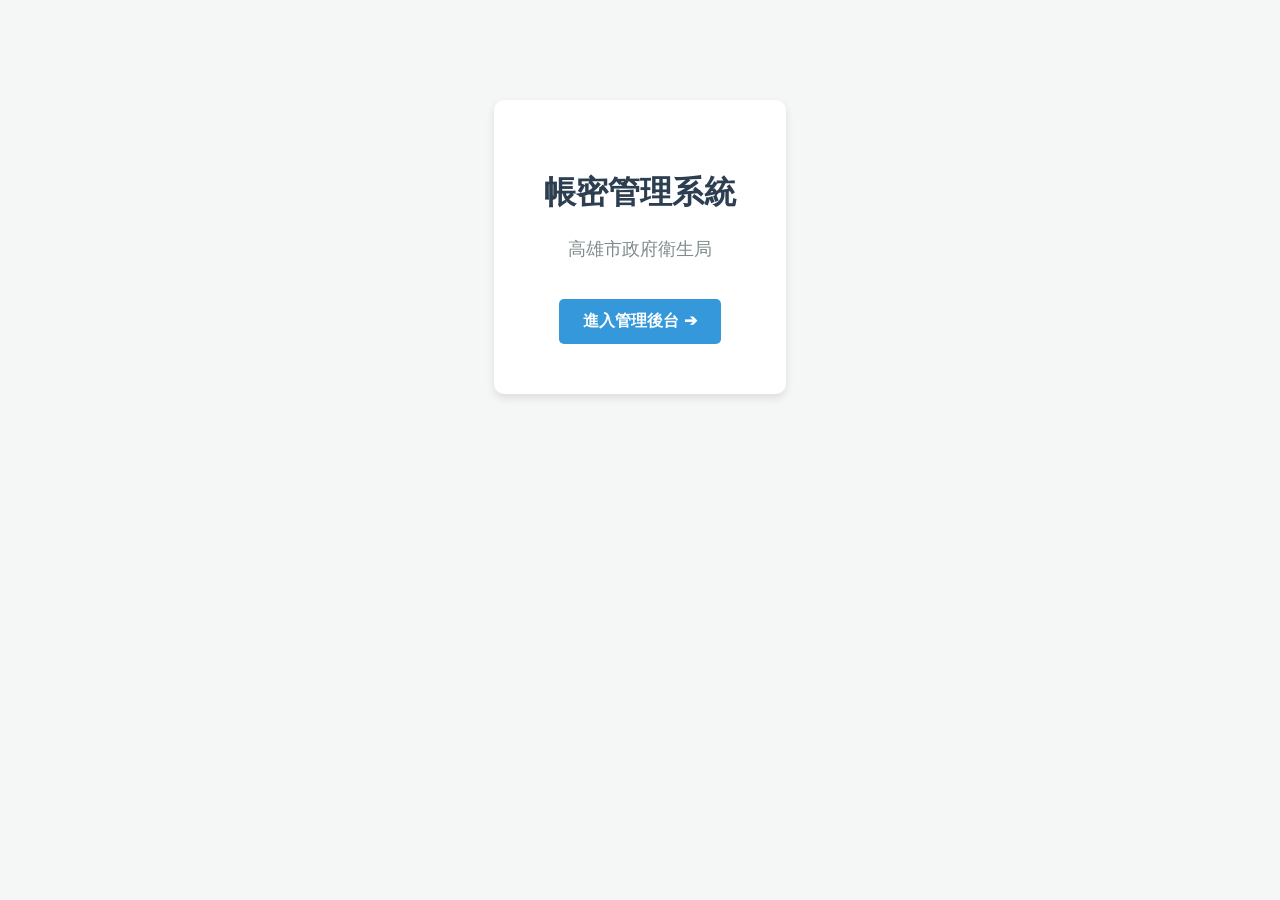
<file: core/templates/index.html>
<!DOCTYPE html>
<html lang="zh-Hant">
<head>
    <meta charset="UTF-8">
    <title>高雄市政府衛生局帳密管理系統</title>
    <style>
        body { 
            font-family: 'Segoe UI', Tahoma, Geneva, Verdana, sans-serif; 
            text-align: center; 
            margin-top: 100px; 
            background-color: #f4f7f6; 
        }
        .container {
            background-color: white;
            padding: 50px;
            border-radius: 10px;
            box-shadow: 0 4px 8px rgba(0,0,0,0.1);
            display: inline-block;
        }
        h1 { color: #2c3e50; }
        p { color: #7f8c8d; font-size: 18px; }
        .btn { 
            display: inline-block; 
            padding: 12px 24px; 
            background-color: #3498db; 
            color: white; 
            text-decoration: none; 
            border-radius: 5px; 
            margin-top: 20px;
            font-weight: bold;
            transition: 0.3s;
        }
        .btn:hover { background-color: #2980b9; }
    </style>
</head>
<body>
    <div class="container">
        <h1>帳密管理系統</h1>
        <p>高雄市政府衛生局</p>
        <a href="/admin" class="btn">進入管理後台 ➔</a>
    </div>
</body>
</html>
</file>
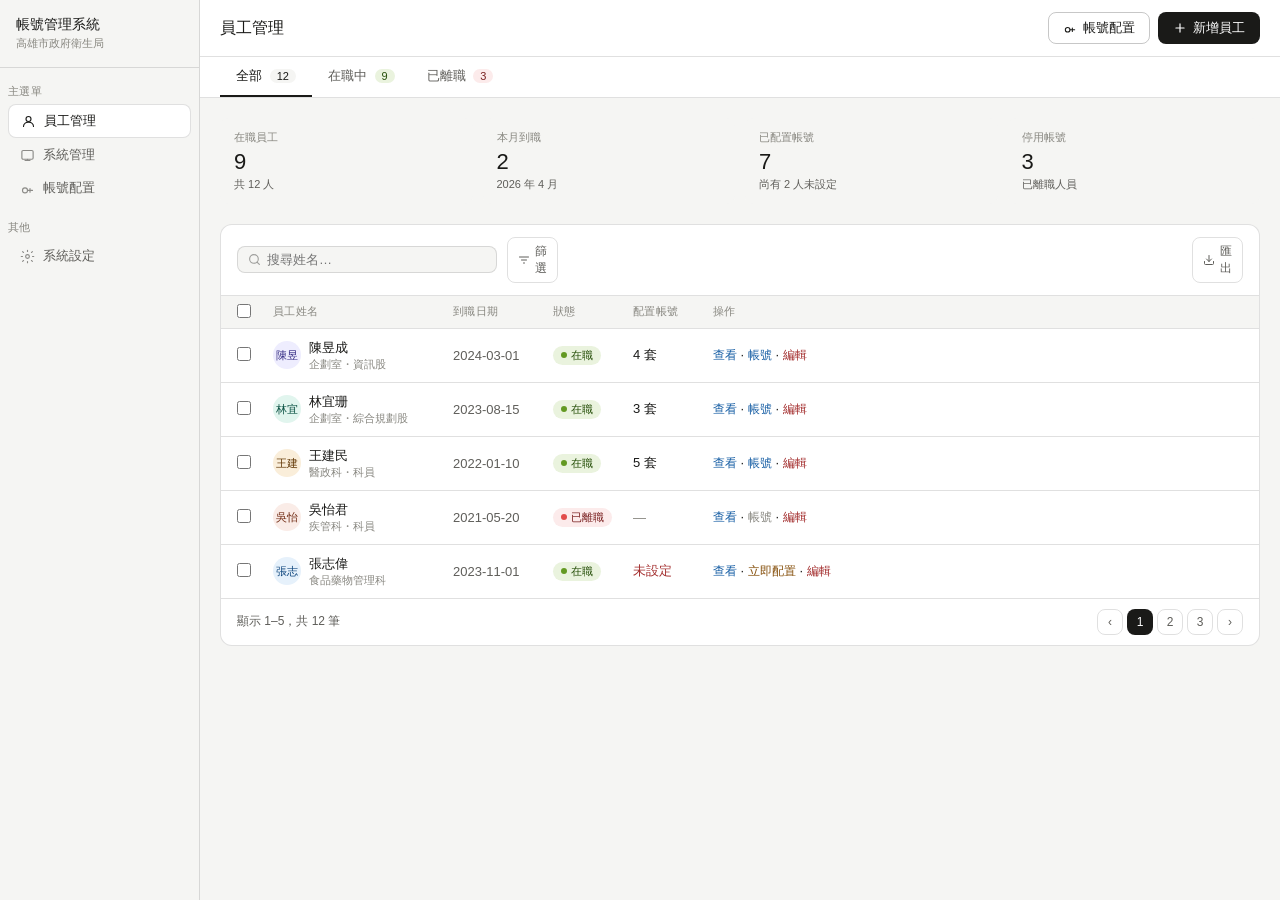
<file: account_management_system_mockup.html>
<!DOCTYPE html>
<html lang="zh-TW">
<head>
<meta charset="UTF-8">
<meta name="viewport" content="width=device-width, initial-scale=1.0">
<title>帳號管理系統 — 高雄市政府衛生局</title>
<style>
*{box-sizing:border-box;margin:0;padding:0}
body{font-family:-apple-system,BlinkMacSystemFont,"Segoe UI",sans-serif;font-size:14px;background:#f5f5f3;color:#1a1a18}
:root{
  --color-background-primary:#ffffff;
  --color-background-secondary:#f5f5f3;
  --color-text-primary:#1a1a18;
  --color-text-secondary:#5f5e5a;
  --color-text-tertiary:#888780;
  --color-text-info:#185fa5;
  --color-text-danger:#a32d2d;
  --color-text-warning:#854f0b;
  --color-border-tertiary:rgba(0,0,0,0.12);
  --color-border-secondary:rgba(0,0,0,0.22);
  --color-border-primary:rgba(0,0,0,0.35);
  --border-radius-md:8px;
  --border-radius-lg:12px;
  --font-mono:"SF Mono","Fira Code",monospace;
}
@media(prefers-color-scheme:dark){
  :root{
    --color-background-primary:#1e1e1c;
    --color-background-secondary:#2a2a28;
    --color-text-primary:#e8e6e0;
    --color-text-secondary:#a8a69e;
    --color-text-tertiary:#6e6c66;
    --color-text-info:#85b7eb;
    --color-text-danger:#f09595;
    --color-text-warning:#fac775;
    --color-border-tertiary:rgba(255,255,255,0.1);
    --color-border-secondary:rgba(255,255,255,0.2);
    --color-border-primary:rgba(255,255,255,0.32);
  }
  body{background:#141412;color:#e8e6e0}
}
.app{display:flex;min-height:100vh;font-family:inherit;font-size:14px}
.sidebar{width:200px;flex-shrink:0;background:var(--color-background-secondary);border-right:0.5px solid var(--color-border-tertiary);padding:16px 0}
.sidebar-logo{padding:0 16px 16px;border-bottom:0.5px solid var(--color-border-tertiary);margin-bottom:8px}
.logo-text{font-size:14px;font-weight:500;color:var(--color-text-primary)}
.logo-sub{font-size:11px;color:var(--color-text-tertiary);margin-top:2px}
.nav-section{padding:8px 8px 4px;font-size:11px;color:var(--color-text-tertiary);letter-spacing:.04em;font-weight:500}
.nav-item{display:flex;align-items:center;gap:8px;padding:7px 12px;border-radius:var(--border-radius-md);cursor:pointer;font-size:13px;color:var(--color-text-secondary);margin:1px 8px;transition:background .1s}
.nav-item:hover{background:var(--color-background-primary);color:var(--color-text-primary)}
.nav-item.active{background:var(--color-background-primary);color:var(--color-text-primary);font-weight:500;border:0.5px solid var(--color-border-tertiary)}
.nav-item svg{width:15px;height:15px;flex-shrink:0;opacity:.7}
.nav-item.active svg{opacity:1}
.main{flex:1;min-width:0;display:flex;flex-direction:column}
.topbar{display:flex;align-items:center;justify-content:space-between;padding:12px 20px;border-bottom:0.5px solid var(--color-border-tertiary);background:var(--color-background-primary)}
.topbar-title{font-size:16px;font-weight:500;color:var(--color-text-primary)}
.topbar-actions{display:flex;gap:8px;align-items:center}
.btn{display:inline-flex;align-items:center;gap:6px;padding:6px 14px;border-radius:var(--border-radius-md);font-size:13px;cursor:pointer;border:0.5px solid var(--color-border-secondary);background:transparent;color:var(--color-text-primary);font-family:inherit}
.btn:hover{background:var(--color-background-secondary)}
.btn-primary{background:var(--color-text-primary);color:var(--color-background-primary);border-color:transparent}
.btn-primary:hover{opacity:.85}
.btn svg{width:14px;height:14px}
.content{padding:20px;flex:1}
.stats-row{display:grid;grid-template-columns:repeat(4,minmax(0,1fr));gap:10px;margin-bottom:20px}
.stat-card{background:var(--color-background-secondary);border-radius:var(--border-radius-md);padding:12px 14px}
.stat-label{font-size:11px;color:var(--color-text-tertiary);margin-bottom:6px;font-weight:500}
.stat-value{font-size:22px;font-weight:500;color:var(--color-text-primary);line-height:1}
.stat-sub{font-size:11px;color:var(--color-text-secondary);margin-top:4px}
.table-card{background:var(--color-background-primary);border:0.5px solid var(--color-border-tertiary);border-radius:var(--border-radius-lg);overflow:hidden}
.table-toolbar{display:flex;align-items:center;gap:10px;padding:12px 16px;border-bottom:0.5px solid var(--color-border-tertiary)}
.search-box{display:flex;align-items:center;gap:6px;background:var(--color-background-secondary);border:0.5px solid var(--color-border-tertiary);border-radius:var(--border-radius-md);padding:5px 10px;flex:1;max-width:260px}
.search-box svg{width:13px;height:13px;opacity:.4;flex-shrink:0}
.search-box input{border:none;background:transparent;font-size:13px;color:var(--color-text-primary);outline:none;width:100%;font-family:inherit}
.filter-btn{display:flex;align-items:center;gap:5px;padding:5px 10px;border-radius:var(--border-radius-md);font-size:12px;cursor:pointer;border:0.5px solid var(--color-border-tertiary);background:transparent;color:var(--color-text-secondary);font-family:inherit}
table{width:100%;border-collapse:collapse;table-layout:fixed}
th{text-align:left;padding:8px 16px;font-size:11px;font-weight:500;color:var(--color-text-tertiary);border-bottom:0.5px solid var(--color-border-tertiary);letter-spacing:.04em;background:var(--color-background-secondary)}
td{padding:10px 16px;font-size:13px;color:var(--color-text-primary);border-bottom:0.5px solid var(--color-border-tertiary)}
tr:last-child td{border-bottom:none}
tr:hover td{background:var(--color-background-secondary)}
.badge{display:inline-flex;align-items:center;gap:4px;font-size:11px;font-weight:500;padding:2px 8px;border-radius:20px;white-space:nowrap}
.badge-green{background:#EAF3DE;color:#27500A}
.badge-red{background:#FCEBEB;color:#791F1F}
.badge-amber{background:#FAEEDA;color:#633806}
.badge-gray{background:#F1EFE8;color:#5F5E5A}
.badge-purple{background:#EEEDFE;color:#3C3489}
.badge-teal{background:#E1F5EE;color:#085041}
@media(prefers-color-scheme:dark){
  .badge-green{background:#27500A;color:#C0DD97}
  .badge-red{background:#791F1F;color:#F7C1C1}
  .badge-amber{background:#633806;color:#FAC775}
  .badge-gray{background:#444441;color:#D3D1C7}
  .badge-purple{background:#3C3489;color:#CECBF6}
  .badge-teal{background:#085041;color:#9FE1CB}
}
.dot{width:6px;height:6px;border-radius:50%;display:inline-block}
.dot-green{background:#639922}
.dot-red{background:#E24B4A}
.action-link{font-size:12px;color:var(--color-text-info);cursor:pointer;text-decoration:none}
.action-link:hover{text-decoration:underline}
.pagination{display:flex;align-items:center;justify-content:space-between;padding:10px 16px;font-size:12px;color:var(--color-text-secondary);border-top:0.5px solid var(--color-border-tertiary)}
.page-btns{display:flex;gap:4px}
.page-btn{width:26px;height:26px;display:flex;align-items:center;justify-content:center;border-radius:var(--border-radius-md);border:0.5px solid var(--color-border-tertiary);font-size:12px;cursor:pointer;background:transparent;color:var(--color-text-secondary);font-family:inherit}
.page-btn.active{background:var(--color-text-primary);color:var(--color-background-primary);border-color:transparent}
.avatar{width:28px;height:28px;border-radius:50%;display:inline-flex;align-items:center;justify-content:center;font-size:11px;font-weight:500;flex-shrink:0}
.av-purple{background:#EEEDFE;color:#3C3489}
.av-teal{background:#E1F5EE;color:#085041}
.av-amber{background:#FAEEDA;color:#633806}
.av-coral{background:#FAECE7;color:#712B13}
.av-blue{background:#E6F1FB;color:#0C447C}
@media(prefers-color-scheme:dark){
  .av-purple{background:#3C3489;color:#CECBF6}
  .av-teal{background:#085041;color:#9FE1CB}
  .av-amber{background:#633806;color:#FAC775}
  .av-coral{background:#712B13;color:#F5C4B3}
  .av-blue{background:#0C447C;color:#B5D4F4}
}
.name-cell{display:flex;align-items:center;gap:8px}
.tab-bar{display:flex;gap:0;border-bottom:0.5px solid var(--color-border-tertiary);padding:0 20px;background:var(--color-background-primary)}
.tab{padding:10px 16px;font-size:13px;cursor:pointer;color:var(--color-text-secondary);border-bottom:2px solid transparent;margin-bottom:-0.5px}
.tab.active{color:var(--color-text-primary);font-weight:500;border-bottom-color:var(--color-text-primary)}
.modal-overlay{position:fixed;inset:0;background:rgba(0,0,0,0.4);display:flex;align-items:center;justify-content:center;z-index:100}
.modal{background:var(--color-background-primary);border-radius:var(--border-radius-lg);border:0.5px solid var(--color-border-secondary);width:100%;max-width:440px;overflow:hidden}
.modal-header{display:flex;align-items:center;justify-content:space-between;padding:16px 20px;border-bottom:0.5px solid var(--color-border-tertiary)}
.modal-title{font-size:15px;font-weight:500;color:var(--color-text-primary)}
.modal-close{width:24px;height:24px;border-radius:var(--border-radius-md);display:flex;align-items:center;justify-content:center;cursor:pointer;background:transparent;border:none;color:var(--color-text-tertiary)}
.modal-body{padding:20px}
.form-group{margin-bottom:16px}
.form-label{font-size:12px;font-weight:500;color:var(--color-text-secondary);margin-bottom:6px;display:block}
.form-input{width:100%;padding:7px 10px;border:0.5px solid var(--color-border-secondary);border-radius:var(--border-radius-md);font-size:13px;background:var(--color-background-primary);color:var(--color-text-primary);font-family:inherit;outline:none}
.form-input:focus{border-color:var(--color-border-primary)}
.form-row{display:grid;grid-template-columns:1fr 1fr;gap:12px}
.form-select{width:100%;padding:7px 10px;border:0.5px solid var(--color-border-secondary);border-radius:var(--border-radius-md);font-size:13px;background:var(--color-background-primary);color:var(--color-text-primary);font-family:inherit;outline:none}
.modal-footer{padding:14px 20px;border-top:0.5px solid var(--color-border-tertiary);display:flex;justify-content:flex-end;gap:8px}
.page-view{display:none}
.page-view.active{display:block}
.detail-card{background:var(--color-background-primary);border:0.5px solid var(--color-border-tertiary);border-radius:var(--border-radius-lg);margin-bottom:12px;overflow:hidden}
</style>
</head>
<body>
<div class="app">
  <div class="sidebar">
    <div class="sidebar-logo">
      <div class="logo-text">帳號管理系統</div>
      <div class="logo-sub">高雄市政府衛生局</div>
    </div>
    <div class="nav-section">主選單</div>
    <div class="nav-item active" onclick="showPage('employees')">
      <svg viewBox="0 0 24 24" fill="none" stroke="currentColor" stroke-width="1.8" stroke-linecap="round"><circle cx="12" cy="8" r="4"/><path d="M4 20c0-4 3.6-7 8-7s8 3 8 7"/></svg>
      員工管理
    </div>
    <div class="nav-item" onclick="showPage('systems')">
      <svg viewBox="0 0 24 24" fill="none" stroke="currentColor" stroke-width="1.8" stroke-linecap="round"><rect x="3" y="4" width="18" height="14" rx="2"/><path d="M8 20h8M12 18v2"/></svg>
      系統管理
    </div>
    <div class="nav-item" onclick="showPage('accounts')">
      <svg viewBox="0 0 24 24" fill="none" stroke="currentColor" stroke-width="1.8" stroke-linecap="round"><circle cx="8" cy="15" r="4"/><path d="M12 15h8M16 12v6"/></svg>
      帳號配置
    </div>
    <div class="nav-section" style="margin-top:8px">其他</div>
    <div class="nav-item">
      <svg viewBox="0 0 24 24" fill="none" stroke="currentColor" stroke-width="1.8" stroke-linecap="round"><circle cx="12" cy="12" r="3"/><path d="M12 2v2M12 20v2M4.22 4.22l1.42 1.42M18.36 18.36l1.42 1.42M2 12h2M20 12h2M4.22 19.78l1.42-1.42M18.36 5.64l1.42-1.42"/></svg>
      系統設定
    </div>
  </div>

  <div class="main">
    <div id="page-employees" class="page-view active">
      <div class="topbar">
        <div class="topbar-title">員工管理</div>
        <div class="topbar-actions">
          <button class="btn" onclick="showPage('accounts')">
            <svg viewBox="0 0 24 24" fill="none" stroke="currentColor" stroke-width="1.8" stroke-linecap="round"><circle cx="8" cy="15" r="4"/><path d="M12 15h8M16 12v6"/></svg>
            帳號配置
          </button>
          <button class="btn btn-primary" onclick="showModal()">
            <svg viewBox="0 0 24 24" fill="none" stroke="currentColor" stroke-width="2" stroke-linecap="round"><path d="M12 5v14M5 12h14"/></svg>
            新增員工
          </button>
        </div>
      </div>
      <div class="tab-bar">
        <div class="tab active">全部 <span style="font-size:11px;margin-left:4px;background:var(--color-background-secondary);padding:1px 7px;border-radius:20px">12</span></div>
        <div class="tab">在職中 <span style="font-size:11px;margin-left:4px;background:#EAF3DE;color:#27500A;padding:1px 7px;border-radius:20px">9</span></div>
        <div class="tab">已離職 <span style="font-size:11px;margin-left:4px;background:#FCEBEB;color:#791F1F;padding:1px 7px;border-radius:20px">3</span></div>
      </div>
      <div class="content">
        <div class="stats-row">
          <div class="stat-card"><div class="stat-label">在職員工</div><div class="stat-value">9</div><div class="stat-sub">共 12 人</div></div>
          <div class="stat-card"><div class="stat-label">本月到職</div><div class="stat-value">2</div><div class="stat-sub">2026 年 4 月</div></div>
          <div class="stat-card"><div class="stat-label">已配置帳號</div><div class="stat-value">7</div><div class="stat-sub">尚有 2 人未設定</div></div>
          <div class="stat-card"><div class="stat-label">停用帳號</div><div class="stat-value">3</div><div class="stat-sub">已離職人員</div></div>
        </div>
        <div class="table-card">
          <div class="table-toolbar">
            <div class="search-box">
              <svg viewBox="0 0 24 24" fill="none" stroke="currentColor" stroke-width="2" stroke-linecap="round"><circle cx="11" cy="11" r="8"/><path d="m21 21-4.35-4.35"/></svg>
              <input placeholder="搜尋姓名…">
            </div>
            <button class="filter-btn">
              <svg viewBox="0 0 24 24" fill="none" stroke="currentColor" stroke-width="2" stroke-linecap="round"><path d="M3 6h18M7 12h10M11 18h2"/></svg>
              篩選
            </button>
            <button class="filter-btn" style="margin-left:auto">
              <svg viewBox="0 0 24 24" fill="none" stroke="currentColor" stroke-width="2" stroke-linecap="round"><path d="M21 15v4a2 2 0 0 1-2 2H5a2 2 0 0 1-2-2v-4M7 10l5 5 5-5M12 15V3"/></svg>
              匯出
            </button>
          </div>
          <table>
            <thead>
              <tr>
                <th style="width:36px"><input type="checkbox" style="width:14px;height:14px"></th>
                <th style="width:180px">員工姓名</th>
                <th style="width:100px">到職日期</th>
                <th style="width:80px">狀態</th>
                <th style="width:80px">配置帳號</th>
                <th>操作</th>
              </tr>
            </thead>
            <tbody>
              <tr>
                <td><input type="checkbox" style="width:14px;height:14px"></td>
                <td><div class="name-cell"><div class="avatar av-purple">陳昱</div><div><div style="font-weight:500">陳昱成</div><div style="font-size:11px;color:var(--color-text-tertiary)">企劃室・資訊股</div></div></div></td>
                <td style="color:var(--color-text-secondary)">2024-03-01</td>
                <td><span class="badge badge-green"><span class="dot dot-green"></span>在職</span></td>
                <td><span style="font-size:13px;font-weight:500">4 套</span></td>
                <td><a class="action-link" onclick="showPage('detail')">查看</a> · <a class="action-link">帳號</a> · <a class="action-link" style="color:var(--color-text-danger)">編輯</a></td>
              </tr>
              <tr>
                <td><input type="checkbox" style="width:14px;height:14px"></td>
                <td><div class="name-cell"><div class="avatar av-teal">林宜</div><div><div style="font-weight:500">林宜珊</div><div style="font-size:11px;color:var(--color-text-tertiary)">企劃室・綜合規劃股</div></div></div></td>
                <td style="color:var(--color-text-secondary)">2023-08-15</td>
                <td><span class="badge badge-green"><span class="dot dot-green"></span>在職</span></td>
                <td><span style="font-size:13px;font-weight:500">3 套</span></td>
                <td><a class="action-link" onclick="showPage('detail')">查看</a> · <a class="action-link">帳號</a> · <a class="action-link" style="color:var(--color-text-danger)">編輯</a></td>
              </tr>
              <tr>
                <td><input type="checkbox" style="width:14px;height:14px"></td>
                <td><div class="name-cell"><div class="avatar av-amber">王建</div><div><div style="font-weight:500">王建民</div><div style="font-size:11px;color:var(--color-text-tertiary)">醫政科・科員</div></div></div></td>
                <td style="color:var(--color-text-secondary)">2022-01-10</td>
                <td><span class="badge badge-green"><span class="dot dot-green"></span>在職</span></td>
                <td><span style="font-size:13px;font-weight:500">5 套</span></td>
                <td><a class="action-link" onclick="showPage('detail')">查看</a> · <a class="action-link">帳號</a> · <a class="action-link" style="color:var(--color-text-danger)">編輯</a></td>
              </tr>
              <tr>
                <td><input type="checkbox" style="width:14px;height:14px"></td>
                <td><div class="name-cell"><div class="avatar av-coral">吳怡</div><div><div style="font-weight:500">吳怡君</div><div style="font-size:11px;color:var(--color-text-tertiary)">疾管科・科員</div></div></div></td>
                <td style="color:var(--color-text-secondary)">2021-05-20</td>
                <td><span class="badge badge-red"><span class="dot dot-red"></span>已離職</span></td>
                <td><span style="font-size:13px;color:var(--color-text-tertiary)">—</span></td>
                <td><a class="action-link" onclick="showPage('detail')">查看</a> · <a class="action-link" style="color:var(--color-text-tertiary)">帳號</a> · <a class="action-link" style="color:var(--color-text-danger)">編輯</a></td>
              </tr>
              <tr>
                <td><input type="checkbox" style="width:14px;height:14px"></td>
                <td><div class="name-cell"><div class="avatar av-blue">張志</div><div><div style="font-weight:500">張志偉</div><div style="font-size:11px;color:var(--color-text-tertiary)">食品藥物管理科</div></div></div></td>
                <td style="color:var(--color-text-secondary)">2023-11-01</td>
                <td><span class="badge badge-green"><span class="dot dot-green"></span>在職</span></td>
                <td><span style="font-size:13px;color:var(--color-text-danger);font-weight:500">未設定</span></td>
                <td><a class="action-link" onclick="showPage('detail')">查看</a> · <a class="action-link" style="color:var(--color-text-warning);font-weight:500">立即配置</a> · <a class="action-link" style="color:var(--color-text-danger)">編輯</a></td>
              </tr>
            </tbody>
          </table>
          <div class="pagination">
            <span>顯示 1–5，共 12 筆</span>
            <div class="page-btns">
              <button class="page-btn">‹</button>
              <button class="page-btn active">1</button>
              <button class="page-btn">2</button>
              <button class="page-btn">3</button>
              <button class="page-btn">›</button>
            </div>
          </div>
        </div>
      </div>
    </div>

    <div id="page-systems" class="page-view">
      <div class="topbar">
        <div class="topbar-title">系統管理</div>
        <div class="topbar-actions">
          <button class="btn btn-primary">
            <svg viewBox="0 0 24 24" fill="none" stroke="currentColor" stroke-width="2" stroke-linecap="round" style="width:14px;height:14px"><path d="M12 5v14M5 12h14"/></svg>
            新增系統
          </button>
        </div>
      </div>
      <div class="content">
        <div class="stats-row">
          <div class="stat-card"><div class="stat-label">系統總數</div><div class="stat-value">6</div><div class="stat-sub">已建檔系統</div></div>
          <div class="stat-card"><div class="stat-label">已配置帳號總數</div><div class="stat-value">28</div><div class="stat-sub">跨所有系統</div></div>
          <div class="stat-card"><div class="stat-label">已停用帳號</div><div class="stat-value">5</div><div class="stat-sub">已離職人員</div></div>
          <div class="stat-card"><div class="stat-label">平均每人帳號</div><div class="stat-value">3.1</div><div class="stat-sub">套系統</div></div>
        </div>
        <div class="table-card">
          <div class="table-toolbar">
            <div class="search-box">
              <svg viewBox="0 0 24 24" fill="none" stroke="currentColor" stroke-width="2" stroke-linecap="round"><circle cx="11" cy="11" r="8"/><path d="m21 21-4.35-4.35"/></svg>
              <input placeholder="搜尋系統名稱…">
            </div>
          </div>
          <table>
            <thead><tr>
              <th style="width:180px">系統名稱</th>
              <th>網址</th>
              <th style="width:90px">已配置人數</th>
              <th style="width:90px">停用數</th>
              <th style="width:80px">操作</th>
            </tr></thead>
            <tbody>
              <tr><td><div style="font-weight:500">公文系統</div><div style="font-size:11px;color:var(--color-text-tertiary)">第二代整合系統</div></td><td style="color:var(--color-text-info);font-size:12px">doc.kcg.gov.tw</td><td>9 人</td><td><span class="badge badge-red">2</span></td><td><a class="action-link">管理</a></td></tr>
              <tr><td><div style="font-weight:500">差勤系統</div><div style="font-size:11px;color:var(--color-text-tertiary)">HR 出勤管理</div></td><td style="color:var(--color-text-info);font-size:12px">hr.kcg.gov.tw</td><td>9 人</td><td><span class="badge badge-red">1</span></td><td><a class="action-link">管理</a></td></tr>
              <tr><td><div style="font-weight:500">人事資訊系統</div><div style="font-size:11px;color:var(--color-text-tertiary)">EIPA</div></td><td style="color:var(--color-text-tertiary);font-size:12px">（內部）</td><td>6 人</td><td><span class="badge badge-gray">0</span></td><td><a class="action-link">管理</a></td></tr>
              <tr><td><div style="font-weight:500">預算管理系統</div></td><td style="color:var(--color-text-info);font-size:12px">budget.kcg.gov.tw</td><td>4 人</td><td><span class="badge badge-gray">0</span></td><td><a class="action-link">管理</a></td></tr>
            </tbody>
          </table>
        </div>
      </div>
    </div>

    <div id="page-accounts" class="page-view">
      <div class="topbar">
        <div class="topbar-title">帳號配置</div>
        <div class="topbar-actions">
          <button class="btn btn-primary" onclick="showModal()">
            <svg viewBox="0 0 24 24" fill="none" stroke="currentColor" stroke-width="2" stroke-linecap="round" style="width:14px;height:14px"><path d="M12 5v14M5 12h14"/></svg>
            新增帳號
          </button>
        </div>
      </div>
      <div class="content">
        <div class="table-card">
          <div class="table-toolbar">
            <div class="search-box">
              <svg viewBox="0 0 24 24" fill="none" stroke="currentColor" stroke-width="2" stroke-linecap="round"><circle cx="11" cy="11" r="8"/><path d="m21 21-4.35-4.35"/></svg>
              <input placeholder="搜尋員工或系統…">
            </div>
            <button class="filter-btn">所有系統</button>
            <button class="filter-btn">狀態</button>
          </div>
          <table>
            <thead><tr>
              <th style="width:160px">員工</th>
              <th style="width:130px">系統</th>
              <th style="width:130px">帳號名稱</th>
              <th style="width:80px">密碼</th>
              <th style="width:80px">狀態</th>
              <th>操作</th>
            </tr></thead>
            <tbody>
              <tr><td><div class="name-cell"><div class="avatar av-purple" style="width:22px;height:22px;font-size:10px">陳</div>陳昱成</div></td><td><span class="badge badge-purple">公文系統</span></td><td style="font-family:var(--font-mono);font-size:12px">chen.yc</td><td style="font-family:var(--font-mono);font-size:12px">••••••••</td><td><span class="badge badge-green"><span class="dot dot-green"></span>使用中</span></td><td><a class="action-link">編輯</a> · <a class="action-link" style="color:var(--color-text-danger)">停用</a></td></tr>
              <tr><td><div class="name-cell"><div class="avatar av-purple" style="width:22px;height:22px;font-size:10px">陳</div>陳昱成</div></td><td><span class="badge badge-teal">差勤系統</span></td><td style="font-family:var(--font-mono);font-size:12px">chen.yc</td><td style="font-family:var(--font-mono);font-size:12px">••••••••</td><td><span class="badge badge-green"><span class="dot dot-green"></span>使用中</span></td><td><a class="action-link">編輯</a> · <a class="action-link" style="color:var(--color-text-danger)">停用</a></td></tr>
              <tr><td><div class="name-cell"><div class="avatar av-teal" style="width:22px;height:22px;font-size:10px">林</div>林宜珊</div></td><td><span class="badge badge-purple">公文系統</span></td><td style="font-family:var(--font-mono);font-size:12px">lin.ys</td><td style="font-family:var(--font-mono);font-size:12px">••••••••</td><td><span class="badge badge-green"><span class="dot dot-green"></span>使用中</span></td><td><a class="action-link">編輯</a> · <a class="action-link" style="color:var(--color-text-danger)">停用</a></td></tr>
              <tr><td><div class="name-cell"><div class="avatar av-coral" style="width:22px;height:22px;font-size:10px">吳</div>吳怡君</div></td><td><span class="badge badge-purple">公文系統</span></td><td style="font-family:var(--font-mono);font-size:12px">wu.yj</td><td style="font-family:var(--font-mono);font-size:12px">••••••••</td><td><span class="badge badge-gray">已停用</span></td><td><a class="action-link">查看</a></td></tr>
              <tr><td><div class="name-cell"><div class="avatar av-amber" style="width:22px;height:22px;font-size:10px">王</div>王建民</div></td><td><span class="badge badge-amber">預算系統</span></td><td style="font-family:var(--font-mono);font-size:12px">wang.jm</td><td style="font-family:var(--font-mono);font-size:12px">••••••••</td><td><span class="badge badge-green"><span class="dot dot-green"></span>使用中</span></td><td><a class="action-link">編輯</a> · <a class="action-link" style="color:var(--color-text-danger)">停用</a></td></tr>
            </tbody>
          </table>
          <div class="pagination">
            <span>顯示 1–5，共 28 筆</span>
            <div class="page-btns">
              <button class="page-btn">‹</button>
              <button class="page-btn active">1</button>
              <button class="page-btn">2</button>
              <button class="page-btn">3</button>
              <button class="page-btn">›</button>
            </div>
          </div>
        </div>
      </div>
    </div>

    <div id="page-detail" class="page-view">
      <div class="topbar">
        <div style="display:flex;align-items:center;gap:10px">
          <button class="btn" onclick="showPage('employees')" style="padding:5px 10px">
            <svg viewBox="0 0 24 24" fill="none" stroke="currentColor" stroke-width="2" stroke-linecap="round" style="width:14px;height:14px"><path d="M19 12H5M12 5l-7 7 7 7"/></svg>
            返回
          </button>
          <div class="topbar-title">員工詳情</div>
        </div>
        <div class="topbar-actions">
          <button class="btn">編輯資料</button>
          <button class="btn btn-primary" onclick="showModal()">新增帳號</button>
        </div>
      </div>
      <div class="content">
        <div style="display:grid;grid-template-columns:280px 1fr;gap:12px;align-items:start">
          <div>
            <div class="detail-card">
              <div style="padding:20px;text-align:center;border-bottom:0.5px solid var(--color-border-tertiary)">
                <div class="avatar av-purple" style="width:56px;height:56px;font-size:18px;margin:0 auto 10px">陳昱</div>
                <div style="font-size:16px;font-weight:500;color:var(--color-text-primary)">陳昱成</div>
                <div style="font-size:12px;color:var(--color-text-secondary);margin-top:3px">企劃室・資訊股</div>
                <div style="margin-top:10px"><span class="badge badge-green"><span class="dot dot-green"></span>在職中</span></div>
              </div>
              <div style="padding:12px 16px">
                <div style="font-size:11px;color:var(--color-text-tertiary);margin-bottom:8px;font-weight:500">基本資料</div>
                <div style="font-size:13px;display:flex;flex-direction:column;gap:8px">
                  <div style="display:flex;justify-content:space-between"><span style="color:var(--color-text-secondary)">到職日</span><span style="font-weight:500">2024-03-01</span></div>
                  <div style="display:flex;justify-content:space-between"><span style="color:var(--color-text-secondary)">離職日</span><span style="color:var(--color-text-tertiary)">—</span></div>
                  <div style="display:flex;justify-content:space-between"><span style="color:var(--color-text-secondary)">配置帳號</span><span style="font-weight:500">4 套系統</span></div>
                </div>
              </div>
            </div>
          </div>
          <div>
            <div style="font-size:13px;font-weight:500;margin-bottom:10px;color:var(--color-text-primary)">已配置的系統帳號</div>
            <div class="detail-card">
              <table style="width:100%;border-collapse:collapse;table-layout:fixed">
                <thead><tr>
                  <th style="padding:8px 16px;font-size:11px;font-weight:500;color:var(--color-text-tertiary);border-bottom:0.5px solid var(--color-border-tertiary);background:var(--color-background-secondary);text-align:left">系統</th>
                  <th style="padding:8px 16px;font-size:11px;font-weight:500;color:var(--color-text-tertiary);border-bottom:0.5px solid var(--color-border-tertiary);background:var(--color-background-secondary);text-align:left">帳號</th>
                  <th style="padding:8px 16px;font-size:11px;font-weight:500;color:var(--color-text-tertiary);border-bottom:0.5px solid var(--color-border-tertiary);background:var(--color-background-secondary);text-align:left;width:80px">狀態</th>
                  <th style="padding:8px 16px;font-size:11px;font-weight:500;color:var(--color-text-tertiary);border-bottom:0.5px solid var(--color-border-tertiary);background:var(--color-background-secondary);text-align:left;width:80px">操作</th>
                </tr></thead>
                <tbody>
                  <tr><td style="padding:10px 16px;font-size:13px;border-bottom:0.5px solid var(--color-border-tertiary)"><span class="badge badge-purple">公文系統</span></td><td style="padding:10px 16px;font-size:12px;font-family:var(--font-mono);border-bottom:0.5px solid var(--color-border-tertiary)">chen.yc</td><td style="padding:10px 16px;border-bottom:0.5px solid var(--color-border-tertiary)"><span class="badge badge-green">使用中</span></td><td style="padding:10px 16px;border-bottom:0.5px solid var(--color-border-tertiary)"><a class="action-link" style="color:var(--color-text-danger)">停用</a></td></tr>
                  <tr><td style="padding:10px 16px;font-size:13px;border-bottom:0.5px solid var(--color-border-tertiary)"><span class="badge badge-teal">差勤系統</span></td><td style="padding:10px 16px;font-size:12px;font-family:var(--font-mono);border-bottom:0.5px solid var(--color-border-tertiary)">chen.yc</td><td style="padding:10px 16px;border-bottom:0.5px solid var(--color-border-tertiary)"><span class="badge badge-green">使用中</span></td><td style="padding:10px 16px;border-bottom:0.5px solid var(--color-border-tertiary)"><a class="action-link" style="color:var(--color-text-danger)">停用</a></td></tr>
                  <tr><td style="padding:10px 16px;font-size:13px;border-bottom:0.5px solid var(--color-border-tertiary)"><span class="badge badge-gray">人事系統</span></td><td style="padding:10px 16px;font-size:12px;font-family:var(--font-mono);border-bottom:0.5px solid var(--color-border-tertiary)">A108-CHEN</td><td style="padding:10px 16px;border-bottom:0.5px solid var(--color-border-tertiary)"><span class="badge badge-green">使用中</span></td><td style="padding:10px 16px;border-bottom:0.5px solid var(--color-border-tertiary)"><a class="action-link" style="color:var(--color-text-danger)">停用</a></td></tr>
                  <tr><td style="padding:10px 16px;font-size:13px"><span class="badge badge-amber">預算系統</span></td><td style="padding:10px 16px;font-size:12px;font-family:var(--font-mono)">chen_budget</td><td style="padding:10px 16px"><span class="badge badge-green">使用中</span></td><td style="padding:10px 16px"><a class="action-link" style="color:var(--color-text-danger)">停用</a></td></tr>
                </tbody>
              </table>
            </div>
          </div>
        </div>
      </div>
    </div>
  </div>
</div>

<div id="modal-area"></div>

<script>
const pages = ['employees','systems','accounts','detail'];
const navItems = document.querySelectorAll('.nav-item');
function showPage(id){
  pages.forEach(p=>{document.getElementById('page-'+p).classList.toggle('active',p===id)});
  const navMap={employees:0,systems:1,accounts:2};
  navItems.forEach((el,i)=>el.classList.toggle('active',i===navMap[id]));
  document.getElementById('modal-area').innerHTML='';
}
function showModal(){
  document.getElementById('modal-area').innerHTML=`
  <div class="modal-overlay" onclick="if(event.target===this)closeModal()">
    <div class="modal">
      <div class="modal-header">
        <span class="modal-title">新增帳號配置</span>
        <button class="modal-close" onclick="closeModal()">
          <svg width="14" height="14" viewBox="0 0 24 24" fill="none" stroke="currentColor" stroke-width="2" stroke-linecap="round"><path d="M18 6 6 18M6 6l12 12"/></svg>
        </button>
      </div>
      <div class="modal-body">
        <div class="form-group">
          <label class="form-label">員工</label>
          <select class="form-select">
            <option>陳昱成・企劃室資訊股</option>
            <option>林宜珊・企劃室綜合規劃股</option>
            <option>王建民・醫政科</option>
            <option>張志偉・食品藥物管理科</option>
          </select>
        </div>
        <div class="form-group">
          <label class="form-label">系統</label>
          <select class="form-select">
            <option>公文系統</option>
            <option>差勤系統</option>
            <option>人事資訊系統</option>
            <option>預算管理系統</option>
          </select>
        </div>
        <div class="form-row">
          <div class="form-group" style="margin-bottom:0">
            <label class="form-label">帳號名稱</label>
            <input class="form-input" placeholder="例：zhang.zw">
          </div>
          <div class="form-group" style="margin-bottom:0">
            <label class="form-label">初始密碼</label>
            <input class="form-input" type="password" placeholder="••••••••">
          </div>
        </div>
        <div style="margin-top:12px;padding:10px 12px;background:var(--color-background-secondary);border-radius:var(--border-radius-md);font-size:12px;color:var(--color-text-secondary)">
          同一位員工在同一套系統只能有一組帳號，系統會自動檢查。
        </div>
      </div>
      <div class="modal-footer">
        <button class="btn" onclick="closeModal()">取消</button>
        <button class="btn btn-primary" onclick="closeModal()">確認新增</button>
      </div>
    </div>
  </div>`;
}
function closeModal(){document.getElementById('modal-area').innerHTML='';}
</script>
</body>
</html>
</file>
